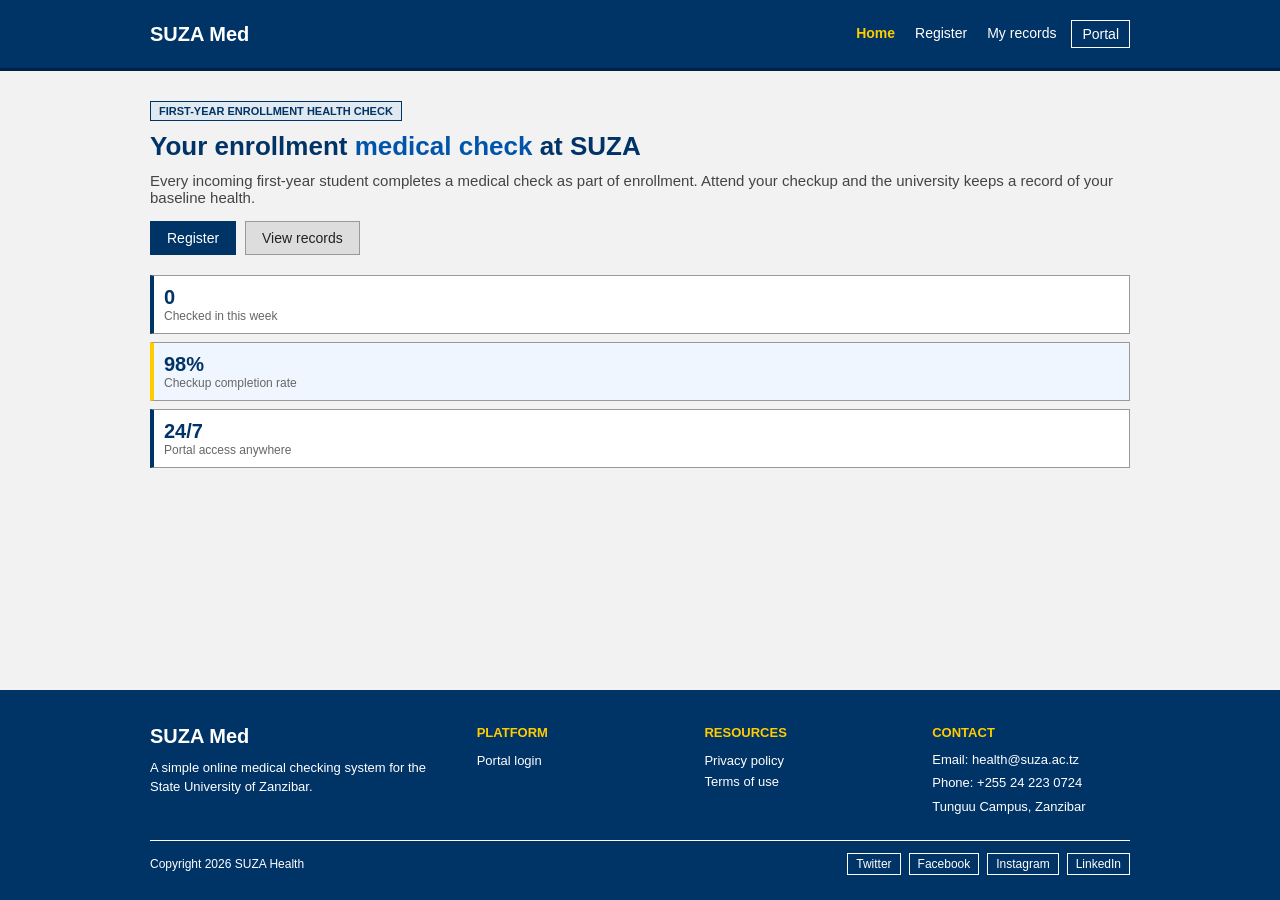
<file: index.html>
<!DOCTYPE html>
<html lang="en">
<head>
  <meta charset="UTF-8" />
  <meta name="viewport" content="width=device-width, initial-scale=1.0" />
  <title>SUZA Medical - Enrollment Health Check</title>
  <meta name="description" content="Enrollment-stage medical check for incoming first-year SUZA students." />
  <link rel="icon" type="image/svg+xml" href="data:image/svg+xml;utf8,<svg xmlns='http://www.w3.org/2000/svg' viewBox='0 0 64 64'><rect width='64' height='64' fill='%23003366'/><path d='M26 12h12v14h14v12h-14v14h-12v-14h-14v-12h14z' fill='white'/></svg>" />
  <link rel="stylesheet" href="style.css" />
</head>
<body>

  <nav class="navbar">
    <div class="container nav-flex">
      <a href="index.html" class="logo">SUZA Med</a>
      <button class="nav-toggle" id="navToggle" aria-label="Toggle menu">Menu</button>
      <div class="nav-links" id="navLinks">
        <a href="index.html" class="active">Home</a>
        <a href="register.html">Register</a>
        <a href="student.html">My records</a>
        <a href="portal.html" class="btn-outline">Portal</a>
      </div>
    </div>
  </nav>

  <main>
    <div class="container">
      <section class="hero">
        <div>
          <span class="hero-eyebrow">First-year enrollment health check</span>
          <h1>Your enrollment <span>medical check</span> at SUZA</h1>
          <p class="lead">Every incoming first-year student completes a medical check as part of enrollment. Attend your checkup and the university keeps a record of your baseline health.</p>
          <div class="hero-actions">
            <a href="register.html" class="btn-primary">Register</a>
            <a href="student.html" class="btn-secondary">View records</a>
          </div>
        </div>

        <div class="hero-visual">
          <div class="stat-tile">
            <div class="icon"></div>
            <div>
              <div class="value" id="weeklyCount">0</div>
              <div class="label">Checked in this week</div>
            </div>
          </div>
          <div class="stat-tile accent">
            <div class="icon"></div>
            <div>
              <div class="value">98%</div>
              <div class="label">Checkup completion rate</div>
            </div>
          </div>
          <div class="stat-tile">
            <div class="icon"></div>
            <div>
              <div class="value">24/7</div>
              <div class="label">Portal access anywhere</div>
            </div>
          </div>
        </div>
      </section>

    </div>
  </main>

  <footer class="footer">
    <div class="container">
      <div class="footer-grid">
        <div class="footer-col">
          <div class="logo">SUZA Med</div>
          <p>A simple online medical checking system for the State University of Zanzibar.</p>
        </div>
        <div class="footer-col">
          <h4>Platform</h4>
          <a href="portal.html">Portal login</a>
        </div>
        <div class="footer-col">
          <h4>Resources</h4>
          <a href="#">Privacy policy</a>
          <a href="#">Terms of use</a>
        </div>
        <div class="footer-col">
          <h4>Contact</h4>
          <p>Email: health@suza.ac.tz</p>
          <p>Phone: +255 24 223 0724</p>
          <p>Tunguu Campus, Zanzibar</p>
        </div>
      </div>
      <div class="footer-bottom">
        <div>Copyright 2026 SUZA Health </div>
        <div class="social-links">
          <a href="#">Twitter</a>
          <a href="#">Facebook</a>
          <a href="#">Instagram</a>
          <a href="#">LinkedIn</a>
        </div>
      </div>
    </div>
  </footer>

  <div class="toast" id="toast" role="status" aria-live="polite">
    <span id="toastMsg">Welcome to SUZA Medical.</span>
  </div>

  <script src="script.js"></script>
</body>
</html>
</file>
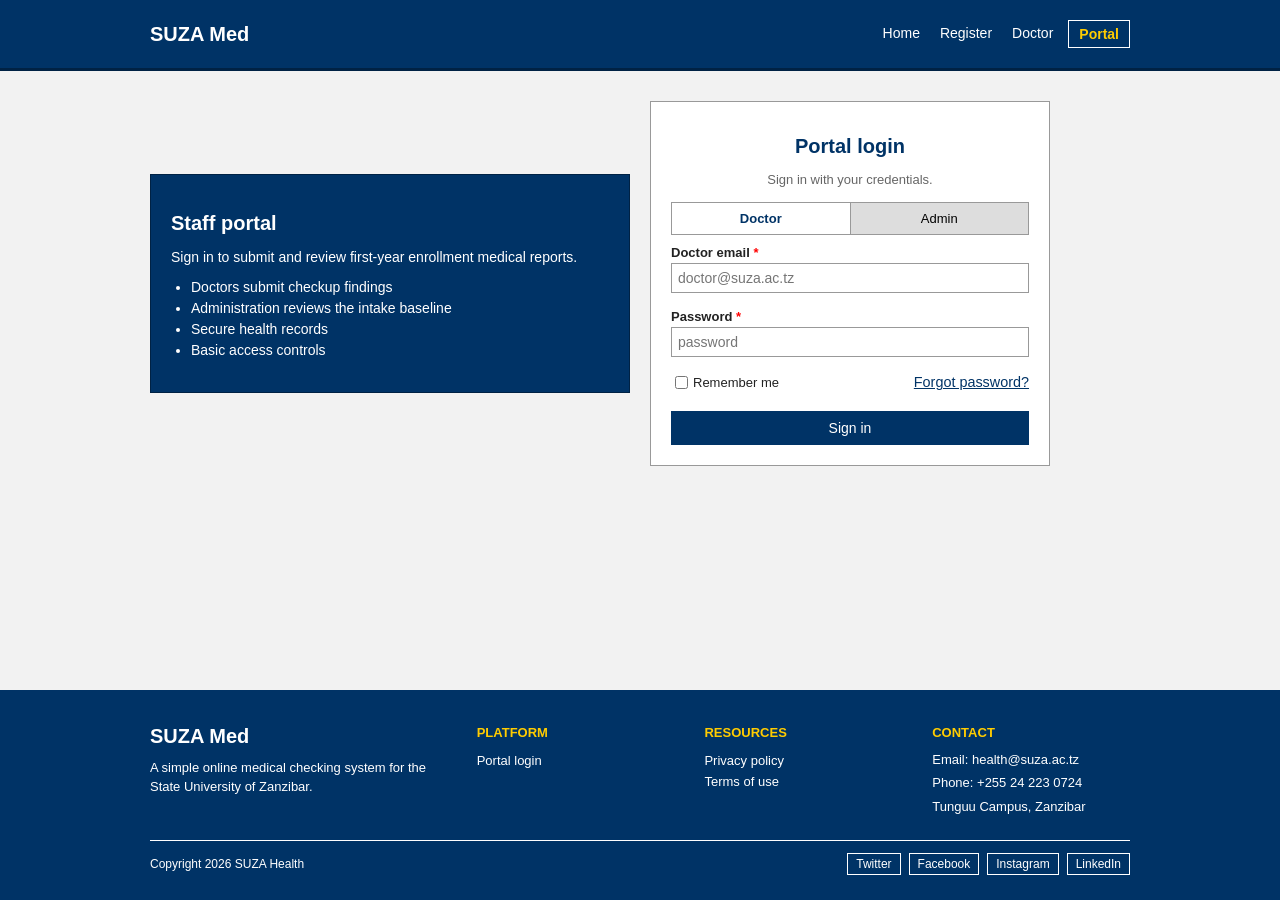
<file: portal.html>
<!DOCTYPE html>
<html lang="en">
<head>
  <meta charset="UTF-8" />
  <meta name="viewport" content="width=device-width, initial-scale=1.0" />
  <title>Portal - SUZA Medical</title>
  <meta name="description" content="Sign in to the SUZA Medical staff portal as a doctor or administrator." />
  <link rel="icon" type="image/svg+xml" href="data:image/svg+xml;utf8,<svg xmlns='http://www.w3.org/2000/svg' viewBox='0 0 64 64'><rect width='64' height='64' fill='%23003366'/><path d='M26 12h12v14h14v12h-14v14h-12v-14h-14v-12h14z' fill='white'/></svg>" />
  <link rel="stylesheet" href="style.css" />
</head>
<body>

  <nav class="navbar">
    <div class="container nav-flex">
      <a href="index.html" class="logo">SUZA Med</a>
      <button class="nav-toggle" id="navToggle" aria-label="Toggle menu">Menu</button>
      <div class="nav-links" id="navLinks">
        <a href="index.html">Home</a>
        <a href="register.html">Register</a>
        <a href="staff.html">Doctor</a>
        <a href="portal.html" class="btn-outline active">Portal</a>
      </div>
    </div>
  </nav>

  <main>
    <div class="container">
      <div class="auth-wrap">
        <div class="auth-hero">
          <h2>Staff portal</h2>
          <p>Sign in to submit and review first-year enrollment medical reports.</p>
          <ul>
            <li>Doctors submit checkup findings</li>
            <li>Administration reviews the intake baseline</li>
            <li>Secure health records</li>
            <li>Basic access controls</li>
          </ul>
        </div>

        <div class="form-shell narrow" style="margin: 0;">
          <div class="form-header">
            <h1>Portal login</h1>
            <p>Sign in with your credentials.</p>
          </div>

          <div class="auth-tabs" role="tablist">
            <button class="auth-tab active" data-role="staff" type="button">Doctor</button>
            <button class="auth-tab" data-role="admin" type="button">Admin</button>
          </div>

          <form id="loginForm" novalidate>
            <div class="form-section" style="margin-bottom:1rem;">
              <div class="field" style="margin-bottom:1rem;">
                <label for="loginId"><span id="loginIdLabel">Doctor email</span> <span class="req">*</span></label>
                <input type="text" id="loginId" name="loginId" placeholder="doctor@suza.ac.tz" required />
                <div class="error">Please enter your ID.</div>
              </div>
              <div class="field">
                <label for="loginPassword">Password <span class="req">*</span></label>
                <input type="password" id="loginPassword" name="loginPassword" placeholder="password" required minlength="6" />
                <div class="error">Password must be at least 6 characters.</div>
              </div>
            </div>
            <div style="display:flex; justify-content:space-between; align-items:center; margin-bottom:1.2rem; font-size:.9rem;">
              <label class="checkbox" style="margin:0;">
                <input type="checkbox" id="remember" />
                <span>Remember me</span>
              </label>
              <a href="#">Forgot password?</a>
            </div>
            <button type="submit" class="btn-primary btn-block">Sign in</button>
          </form>
        </div>
      </div>
    </div>
  </main>

  <footer class="footer">
    <div class="container">
      <div class="footer-grid">
        <div class="footer-col">
          <div class="logo">SUZA Med</div>
          <p>A simple online medical checking system for the State University of Zanzibar.</p>
        </div>
        <div class="footer-col">
          <h4>Platform</h4>
          <a href="portal.html">Portal login</a>
        </div>
        <div class="footer-col">
          <h4>Resources</h4>
          <a href="#">Privacy policy</a>
          <a href="#">Terms of use</a>
        </div>
        <div class="footer-col">
          <h4>Contact</h4>
          <p>Email: health@suza.ac.tz</p>
          <p>Phone: +255 24 223 0724</p>
          <p>Tunguu Campus, Zanzibar</p>
        </div>
      </div>
      <div class="footer-bottom">
        <div>Copyright 2026 SUZA Health</div>
        <div class="social-links">
          <a href="#">Twitter</a>
          <a href="#">Facebook</a>
          <a href="#">Instagram</a>
          <a href="#">LinkedIn</a>
        </div>
      </div>
    </div>
  </footer>

  <div class="toast" id="toast" role="status" aria-live="polite">
    <span id="toastMsg"></span>
  </div>

  <script src="script.js"></script>
</body>
</html>
</file>
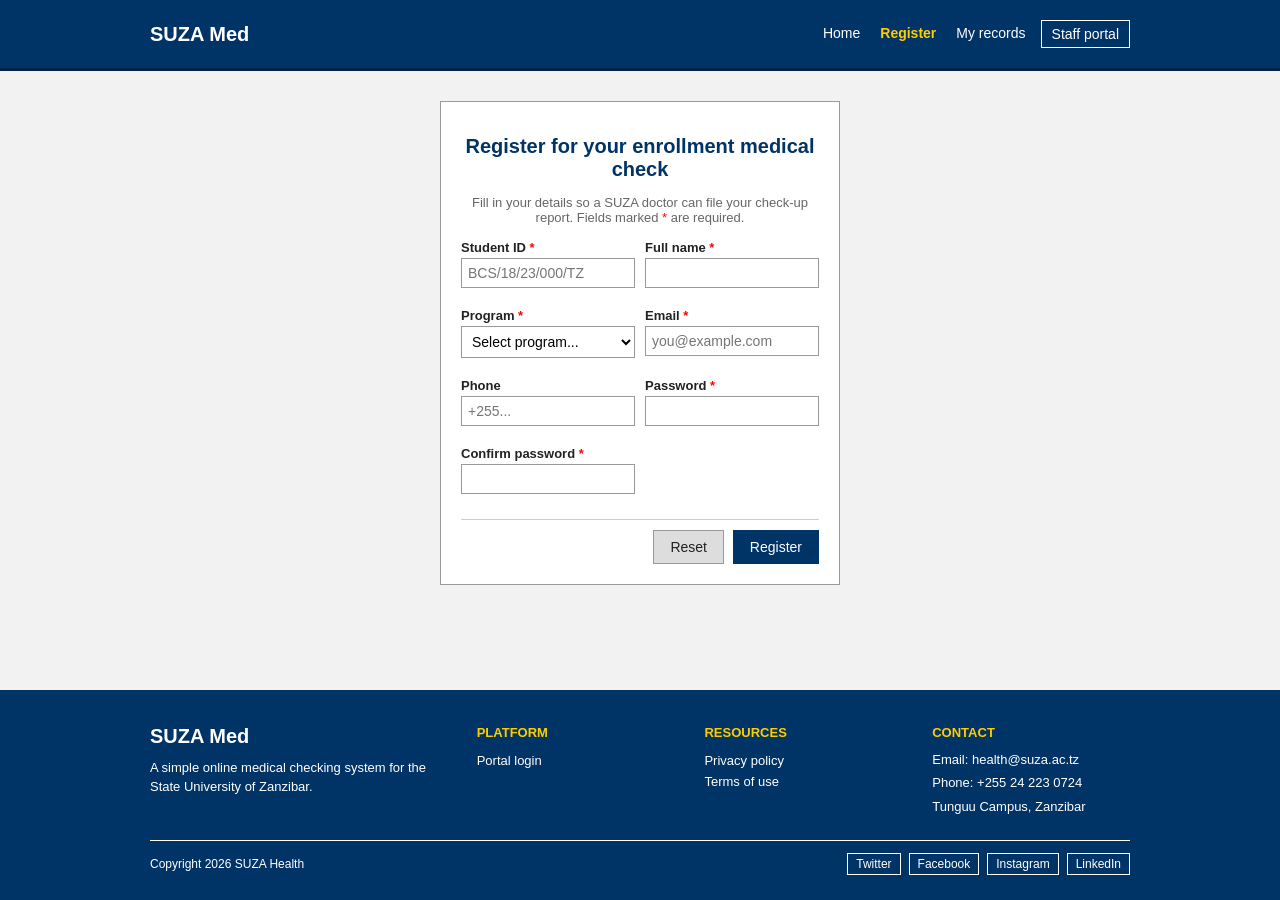
<file: register.html>
<!DOCTYPE html>
<html lang="en">
<head>
  <meta charset="UTF-8" />
  <meta name="viewport" content="width=device-width, initial-scale=1.0" />
  <title>Student registration - SUZA Medical</title>
  <meta name="description" content="Register as a first-year SUZA student so a doctor can file your enrollment medical check." />
  <link rel="icon" type="image/svg+xml" href="data:image/svg+xml;utf8,<svg xmlns='http://www.w3.org/2000/svg' viewBox='0 0 64 64'><rect width='64' height='64' fill='%23003366'/><path d='M26 12h12v14h14v12h-14v14h-12v-14h-14v-12h14z' fill='white'/></svg>" />
  <link rel="stylesheet" href="style.css" />
</head>
<body>

  <nav class="navbar">
    <div class="container nav-flex">
      <a href="index.html" class="logo">SUZA Med</a>
      <button class="nav-toggle" id="navToggle" aria-label="Toggle menu">Menu</button>
      <div class="nav-links" id="navLinks">
        <a href="index.html">Home</a>
        <a href="register.html" class="active">Register</a>
        <a href="student.html">My records</a>
        <a href="portal.html" class="btn-outline">Staff portal</a>
      </div>
    </div>
  </nav>

  <main>
    <div class="container">
      <div class="form-shell narrow">
        <div class="form-header">
          <h1>Register for your enrollment medical check</h1>
          <p>Fill in your details so a SUZA doctor can file your check-up report. Fields marked <span style="color:red">*</span> are required.</p>
        </div>

        <form id="publicRegisterForm" novalidate>
          <div class="form-section">
            <div class="form-grid">
              <div class="field">
                <label for="pStudentId">Student ID <span class="req">*</span></label>
                <input type="text" id="pStudentId" name="pStudentId" placeholder="BCS/18/23/000/TZ" required autocomplete="off" />
                <div class="error">Please enter your student ID.</div>
              </div>
              <div class="field">
                <label for="pStudentName">Full name <span class="req">*</span></label>
                <input type="text" id="pStudentName" name="pStudentName" required />
                <div class="error">Please enter your full name.</div>
              </div>
              <div class="field">
                <label for="pProgram">Program <span class="req">*</span></label>
                <select id="pProgram" name="pProgram" required>
                  <option value="">Select program...</option>
                  <option>BSc Computer Science</option>
                  <option>BSc Information Technology</option>
                  <option>Bachelor of Education</option>
                  <option>BA Business Administration</option>
                  <option>BSc Environmental Sciences</option>
                  <option>BA Kiswahili and Linguistics</option>
                  <option>Other</option>
                </select>
                <div class="error">Please select your program.</div>
              </div>
              <div class="field">
                <label for="pEmail">Email <span class="req">*</span></label>
                <input type="email" id="pEmail" name="pEmail" placeholder="you@example.com" required />
                <div class="error">Please enter a valid email address.</div>
              </div>
              <div class="field">
                <label for="pPhone">Phone</label>
                <input type="tel" id="pPhone" name="pPhone" placeholder="+255..." />
              </div>
              <div class="field">
                <label for="pPassword">Password <span class="req">*</span></label>
                <input type="password" id="pPassword" name="pPassword" required minlength="6" autocomplete="new-password" />
                <div class="error">Password must be at least 6 characters.</div>
              </div>
              <div class="field">
                <label for="pPasswordConfirm">Confirm password <span class="req">*</span></label>
                <input type="password" id="pPasswordConfirm" name="pPasswordConfirm" required minlength="6" autocomplete="new-password" />
                <div class="error">Passwords must match.</div>
              </div>
            </div>
          </div>

          <div class="form-actions">
            <button type="reset" class="btn-secondary">Reset</button>
            <button type="submit" class="btn-primary">Register</button>
          </div>
        </form>
      </div>
    </div>
  </main>

  <div class="modal-backdrop" id="successModal" role="dialog" aria-modal="true">
    <div class="modal">
      <div class="check"></div>
      <h3>Registration complete</h3>
      <p>You're on the SUZA Medical roster. A doctor will file your enrollment check-up report - you can view it any time on the student portal.</p>
      <div class="actions">
        <a href="index.html" class="btn-primary">Back to home</a>
      </div>
    </div>
  </div>

  <footer class="footer">
    <div class="container">
      <div class="footer-grid">
        <div class="footer-col">
          <div class="logo">SUZA Med</div>
          <p>A simple online medical checking system for the State University of Zanzibar.</p>
        </div>
        <div class="footer-col">
          <h4>Platform</h4>
          <a href="portal.html">Portal login</a>
        </div>
        <div class="footer-col">
          <h4>Resources</h4>
          <a href="#">Privacy policy</a>
          <a href="#">Terms of use</a>
        </div>
        <div class="footer-col">
          <h4>Contact</h4>
          <p>Email: health@suza.ac.tz</p>
          <p>Phone: +255 24 223 0724</p>
          <p>Tunguu Campus, Zanzibar</p>
        </div>
      </div>
      <div class="footer-bottom">
        <div>Copyright 2026 SUZA Health</div>
        <div class="social-links">
          <a href="#">Twitter</a>
          <a href="#">Facebook</a>
          <a href="#">Instagram</a>
          <a href="#">LinkedIn</a>
        </div>
      </div>
    </div>
  </footer>

  <div class="toast" id="toast" role="status" aria-live="polite">
    <span id="toastMsg"></span>
  </div>

  <script src="script.js"></script>
</body>
</html>
</file>
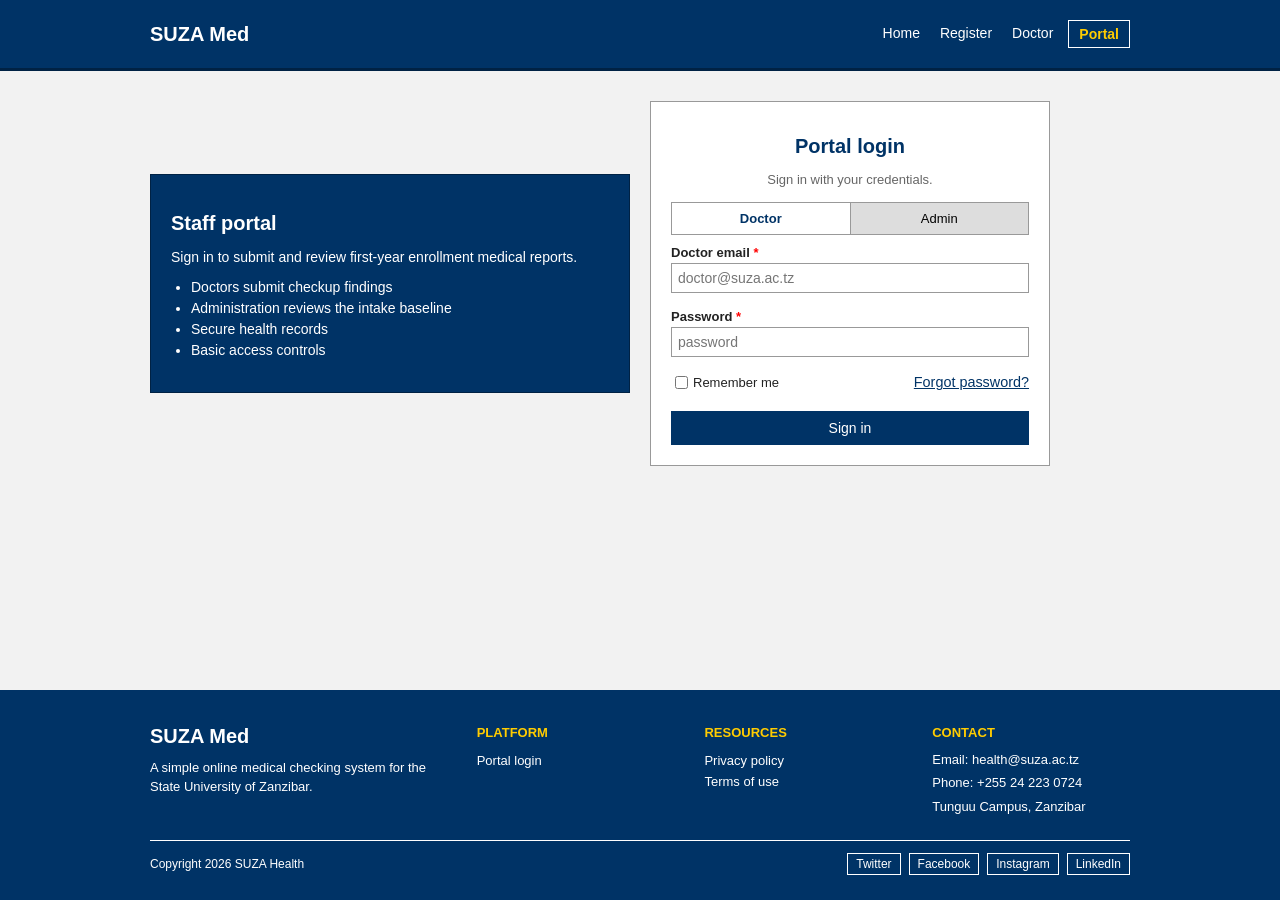
<file: staff.html>
<!DOCTYPE html>
<html lang="en">
<head>
  <meta charset="UTF-8" />
  <meta name="viewport" content="width=device-width, initial-scale=1.0" />
  <title>Staff Dashboard - SUZA Medical</title>
  <meta name="description" content="Doctor dashboard: submit enrollment medical reports and review submitted reports." />
  <link rel="icon" type="image/svg+xml" href="data:image/svg+xml;utf8,<svg xmlns='http://www.w3.org/2000/svg' viewBox='0 0 64 64'><rect width='64' height='64' fill='%23003366'/><path d='M26 12h12v14h14v12h-14v14h-12v-14h-14v-12h14z' fill='white'/></svg>" />
  <link rel="stylesheet" href="style.css" />
</head>
<body>

  <nav class="navbar">
    <div class="container nav-flex">
      <a href="index.html" class="logo">SUZA Med</a>
      <button class="nav-toggle" id="navToggle" aria-label="Toggle menu">Menu</button>
      <div class="nav-links" id="navLinks">
        <a href="index.html">Home</a>
        <a href="register.html">Register</a>
        <a href="staff.html" class="active">Doctor</a>
        <a href="#" id="logoutLink" class="btn-outline">Sign out</a>
      </div>
    </div>
  </nav>

  <main>
    <div class="container">
      <div class="dash">
        <aside class="dash-side">
          <div class="user">
            <div class="avatar">DR</div>
            <div>
              <div class="user-name" id="staffName">Doctor</div>
              <div class="user-role">Clinician</div>
            </div>
          </div>
          <nav>
            <a href="#" class="active">Overview</a>
            <a href="#registered-students">Students</a>
            <a href="#report-form">New report</a>
            <a href="#reports-table">Reports</a>
          </nav>
        </aside>

        <section class="dash-main">
          <div class="dash-head">
            <div>
              <h1>Doctor overview</h1>
            </div>
            <div style="display:flex; gap:.5rem; flex-wrap:wrap;">
              <a href="#report-form" class="btn-primary btn-sm">New checkup</a>
            </div>
          </div>

          <div class="stat-grid">
            <div class="stat-card">
              <div class="top"></div>
              <div class="value" id="registeredStat">0</div>
              <div class="label">Students registered</div>
            </div>
            <div class="stat-card">
              <div class="top"></div>
              <div class="value" id="reportsStat">0</div>
              <div class="label">Reports submitted</div>
            </div>
          </div>

          <div class="form-shell" id="report-form" style="margin: 2rem 0;">
            <div class="form-header" style="text-align:left;">
              <h1 style="font-size:1.5rem;">Enrollment medical check - new report</h1>
              <p>Record the findings from the first-year enrollment check-up. When submitted, the student sees this in their portal and SUZA administration adds it to the intake's baseline health picture.</p>
            </div>

            <form id="reportForm" novalidate>
              <div class="form-section">
                <div class="form-section-title">Patient</div>
                <div class="form-grid">
                  <div class="field">
                    <label for="rStudentId">Student <span class="req">*</span></label>
                    <select id="rStudentId" name="rStudentId" required>
                      <option value="">No students registered yet</option>
                    </select>
                    <div class="error">Please select a registered student.</div>
                  </div>
                  <div class="field">
                    <label for="rStudentName">Student name</label>
                    <input type="text" id="rStudentName" name="rStudentName" readonly placeholder="Auto-filled from registration" />
                  </div>
                  <div class="field">
                    <label for="rVisitDate">Visit date <span class="req">*</span></label>
                    <input type="date" id="rVisitDate" name="rVisitDate" required />
                    <div class="error">Please enter the visit date.</div>
                  </div>
                  <div class="field">
                    <label for="rHospital">Hospital / clinic</label>
                    <input type="text" id="rHospital" name="rHospital" placeholder="e.g. SUZA Clinic, Tunguu" />
                  </div>
                </div>
              </div>

              <div class="form-section">
                <div class="form-section-title">Findings</div>
                <div class="form-grid">
                  <div class="field full">
                    <label for="rDiagnosis">Diagnosis <span class="req">*</span></label>
                    <textarea id="rDiagnosis" name="rDiagnosis" placeholder="Primary diagnosis and clinical impression." required></textarea>
                    <div class="error">Please enter a diagnosis.</div>
                  </div>
                  <div class="field full">
                    <label for="rTreatment">Treatment given</label>
                    <textarea id="rTreatment" name="rTreatment" placeholder="Procedures, injections, dressings, etc."></textarea>
                  </div>
                  <div class="field full">
                    <label for="rPrescription">Prescription</label>
                    <textarea id="rPrescription" name="rPrescription" placeholder="Medications, dosage and duration."></textarea>
                  </div>
                  <div class="field">
                    <label for="rFollowUp">Follow-up date</label>
                    <input type="date" id="rFollowUp" name="rFollowUp" />
                  </div>
                  <div class="field">
                    <label for="rStatus">Status</label>
                    <select id="rStatus" name="rStatus">
                      <option value="Reviewed">Reviewed</option>
                      <option value="Follow-up required">Follow-up required</option>
                      <option value="Referred">Referred</option>
                      <option value="Closed">Closed</option>
                    </select>
                  </div>
                  <div class="field full">
                    <label for="rNotes">Additional notes</label>
                    <textarea id="rNotes" name="rNotes" placeholder="Optional notes for the student or administration."></textarea>
                  </div>
                </div>
              </div>

              <div class="form-actions">
                <button type="reset" class="btn-secondary">Clear</button>
                <button type="submit" class="btn-primary">Submit report</button>
              </div>
            </form>
          </div>

          <div class="table-wrap" id="registered-students">
            <div class="table-head">
              <h3>Registered students</h3>
              <span style="font-size:.9rem;color:#666;"><span id="registeredStudentsCount">0</span> total</span>
            </div>
            <div class="table-scroll">
              <table>
                <thead>
                  <tr>
                    <th>Student</th>
                    <th>ID</th>
                    <th>Program</th>
                    <th>Registered</th>
                  </tr>
                </thead>
                <tbody id="registeredStudentsBody">
                  <tr><td colspan="4" style="text-align:center;color:#666;padding:1.2rem;">No students registered yet.</td></tr>
                </tbody>
              </table>
            </div>
          </div>

          <div class="table-wrap" id="reports-table">
            <div class="table-head">
              <h3>Submitted reports</h3>
              <span style="font-size:.9rem;color:#666;"><span id="reportsCount">0</span> total</span>
            </div>
            <div class="table-scroll">
              <table>
                <thead>
                  <tr>
                    <th>Student</th>
                    <th>ID</th>
                    <th>Visit date</th>
                    <th>Diagnosis</th>
                    <th>Status</th>
                  </tr>
                </thead>
                <tbody id="staffReportsBody">
                  <tr><td colspan="5" style="text-align:center;color:#666;padding:1.2rem;">No reports submitted yet.</td></tr>
                </tbody>
              </table>
            </div>
          </div>
        </section>
      </div>
    </div>
  </main>

  <footer class="footer">
    <div class="container">
      <div class="footer-grid">
        <div class="footer-col">
          <div class="logo">SUZA Med</div>
          <p>A simple online medical checking system for the State University of Zanzibar.</p>
        </div>
        <div class="footer-col">
          <h4>Platform</h4>
          <a href="portal.html">Portal login</a>
        </div>
        <div class="footer-col">
          <h4>Resources</h4>
          <a href="#">Privacy policy</a>
          <a href="#">Terms of use</a>
        </div>
        <div class="footer-col">
          <h4>Contact</h4>
          <p>Email: health@suza.ac.tz</p>
          <p>Phone: +255 24 223 0724</p>
          <p>Tunguu Campus, Zanzibar</p>
        </div>
      </div>
      <div class="footer-bottom">
        <div>Copyright 2026 SUZA Health</div>
        <div class="social-links">
          <a href="#">Twitter</a>
          <a href="#">Facebook</a>
          <a href="#">Instagram</a>
          <a href="#">LinkedIn</a>
        </div>
      </div>
    </div>
  </footer>

  <div class="toast" id="toast" role="status" aria-live="polite">
    <span id="toastMsg"></span>
  </div>

  <script src="script.js"></script>
</body>
</html>
</file>
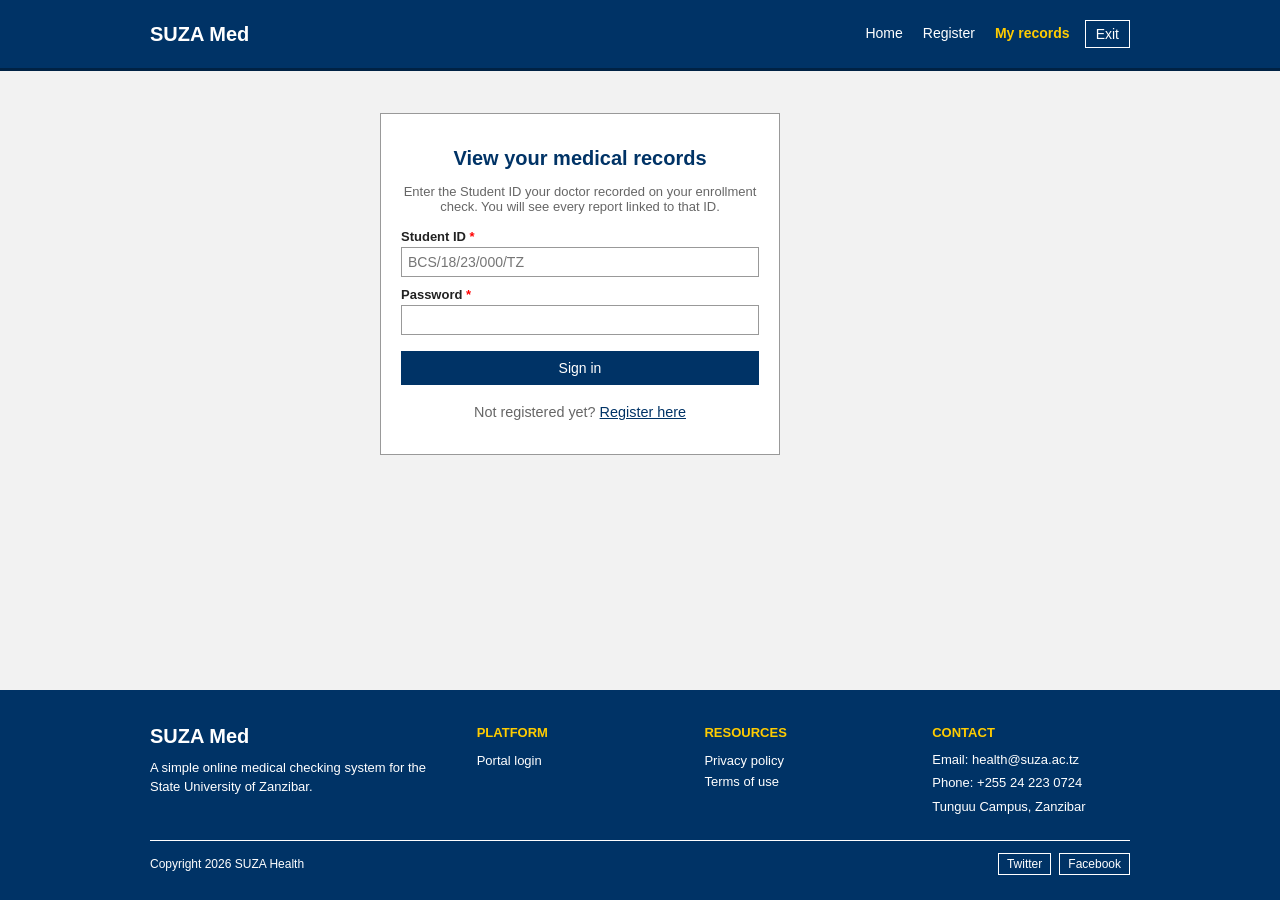
<file: student.html>
<!DOCTYPE html>
<html lang="en">
<head>
  <meta charset="UTF-8" />
  <meta name="viewport" content="width=device-width, initial-scale=1.0" />
  <title>My dashboard - SUZA Medical</title>
  <meta name="description" content="Look up your enrollment medical reports by Student ID." />
  <link rel="icon" type="image/svg+xml" href="data:image/svg+xml;utf8,<svg xmlns='http://www.w3.org/2000/svg' viewBox='0 0 64 64'><rect width='64' height='64' fill='%23003366'/><path d='M26 12h12v14h14v12h-14v14h-12v-14h-14v-12h14z' fill='white'/></svg>" />
  <link rel="stylesheet" href="style.css" />
</head>
<body>

  <nav class="navbar">
    <div class="container nav-flex">
      <a href="index.html" class="logo">SUZA Med</a>
      <button class="nav-toggle" id="navToggle" aria-label="Toggle menu">Menu</button>
      <div class="nav-links" id="navLinks">
        <a href="index.html">Home</a>
        <a href="register.html">Register</a>
        <a href="student.html" class="active">My records</a>
        <a href="#" id="logoutLink" class="btn-outline">Exit</a>
      </div>
    </div>
  </nav>

  <main>
    <div class="container">
      <div id="studentLookupPanel" style="display:none; max-width: 520px; margin: 2rem auto;">
        <div class="form-shell narrow" style="margin: 0;">
          <div class="form-header">
            <h1>View your medical records</h1>
            <p>Enter the Student ID your doctor recorded on your enrollment check. You will see every report linked to that ID.</p>
          </div>
          <form id="studentLookupForm" novalidate>
            <div class="form-section" style="margin-bottom: 1rem;">
              <div class="field">
                <label for="lookupId">Student ID <span class="req">*</span></label>
                <input type="text" id="lookupId" name="lookupId" placeholder="BCS/18/23/000/TZ" required autocomplete="off" />
                <div class="error">Please enter your Student ID.</div>
              </div>
              <div class="field">
                <label for="lookupPassword">Password <span class="req">*</span></label>
                <input type="password" id="lookupPassword" name="lookupPassword" required minlength="6" autocomplete="current-password" />
                <div class="error">Password must be at least 6 characters.</div>
              </div>
            </div>
            <button type="submit" class="btn-primary btn-block">Sign in</button>
            <p style="text-align:center; margin-top:1.2rem; color: #666; font-size:.9rem;">
              Not registered yet? <a href="register.html">Register here</a>
            </p>
          </form>
        </div>
      </div>

      <div id="studentDashboardPanel" style="display:none;">
      <div class="dash">
        <aside class="dash-side">
          <div class="user">
            <div class="avatar" id="studentAvatar">ST</div>
            <div>
              <div class="user-name" id="studentName">Student</div>
              <div class="user-role" id="studentIdLabel">SUZ/-</div>
            </div>
          </div>
          <nav>
            <a href="#" class="active">My reports</a>
          </nav>
        </aside>

        <section class="dash-main">
          <div class="dash-head">
            <div>
              <h1>My medical reports</h1>
              <div class="sub">Your enrollment health check and any follow-up reports submitted by clinic doctors.</div>
            </div>
          </div>

          <div class="stat-grid">
            <div class="stat-card">
              <div class="top"></div>
              <div class="value" id="studentTotalReports">0</div>
              <div class="label">Total reports</div>
            </div>
            <div class="stat-card">
              <div class="top"></div>
              <div class="value" id="studentLastVisit">-</div>
              <div class="label">Last visit</div>
            </div>
            <div class="stat-card">
              <div class="top"></div>
              <div class="value" id="studentFollowUp">-</div>
              <div class="label">Next follow-up</div>
            </div>
          </div>

          <div class="table-wrap">
            <div class="table-head">
              <h3>All reports</h3>
              <span style="font-size:.9rem;color:#666;"><span id="studentReportsCount">0</span> total</span>
            </div>
            <div id="studentReportsList" class="report-list">
              <div style="padding:1.4rem;text-align:center;color:#666;">No reports yet - your enrollment medical check report will appear here once the doctor submits it.</div>
            </div>
          </div>
        </section>
      </div>
      </div>
    </div>
  </main>

  <footer class="footer">
    <div class="container">
      <div class="footer-grid">
        <div class="footer-col">
          <div class="logo">SUZA Med</div>
          <p>A simple online medical checking system for the State University of Zanzibar.</p>
        </div>
        <div class="footer-col">
          <h4>Platform</h4>
          <a href="portal.html">Portal login</a>
        </div>
        <div class="footer-col">
          <h4>Resources</h4>
          <a href="#">Privacy policy</a>
          <a href="#">Terms of use</a>
        </div>
        <div class="footer-col">
          <h4>Contact</h4>
          <p>Email: health@suza.ac.tz</p>
          <p>Phone: +255 24 223 0724</p>
          <p>Tunguu Campus, Zanzibar</p>
        </div>
      </div>
      <div class="footer-bottom">
        <div>Copyright 2026 SUZA Health</div>
        <div class="social-links">
          <a href="#">Twitter</a>
          <a href="#">Facebook</a>
        </div>
      </div>
    </div>
  </footer>

  <div class="toast" id="toast" role="status" aria-live="polite">
    <span id="toastMsg"></span>
  </div>

  <script src="script.js"></script>
</body>
</html>
</file>
<file: style.css>
body {
  font-family: Arial, Helvetica, sans-serif;
  background-color: #f2f2f2;
  color: #222;
  margin: 0;
  padding: 0;
  font-size: 14px;
  min-height: 100vh;
  display: flex;
  flex-direction: column;
}

main {
  flex: 1;
}

* {
  box-sizing: border-box;
}

a {
  color: #003366;
  text-decoration: underline;
}

a:hover {
  color: #0055aa;
}

.container {
  width: 95%;
  max-width: 1000px;
  margin: 0 auto;
  padding: 10px;
}

.navbar {
  background-color: #003366;
  color: white;
  padding: 10px 0;
  border-bottom: 3px solid #002244;
}

.nav-flex {
  display: flex;
  justify-content: space-between;
  align-items: center;
  flex-wrap: wrap;
}

.logo {
  color: white;
  font-size: 20px;
  font-weight: bold;
  text-decoration: none;
}

.nav-links {
  display: flex;
  flex-wrap: wrap;
}

.nav-links a {
  color: white;
  text-decoration: none;
  padding: 5px 10px;
  font-size: 14px;
}

.nav-links a:hover {
  text-decoration: underline;
  color: #ffcc00;
}

.nav-links a.active {
  font-weight: bold;
  color: #ffcc00;
}

.nav-links a.btn-outline {
  border: 1px solid white;
  margin-left: 5px;
}

.nav-toggle {
  display: none;
  background-color: white;
  color: #003366;
  border: 1px solid white;
  padding: 5px 10px;
  cursor: pointer;
}

.btn-primary {
  background-color: #003366;
  color: white;
  border: 1px solid #003366;
  padding: 8px 16px;
  cursor: pointer;
  font-size: 14px;
  text-decoration: none;
  display: inline-block;
}

.btn-primary:hover {
  background-color: #002244;
  color: white;
}

.btn-secondary {
  background-color: #dddddd;
  color: #222;
  border: 1px solid #999;
  padding: 8px 16px;
  cursor: pointer;
  font-size: 14px;
  text-decoration: none;
  display: inline-block;
}

.btn-secondary:hover {
  background-color: #cccccc;
  color: #222;
}

.btn-block {
  width: 100%;
  text-align: center;
}

.btn-sm {
  padding: 5px 10px;
  font-size: 12px;
}

.hero {
  padding: 20px 0;
}

.hero h1 {
  font-size: 26px;
  color: #003366;
  margin: 10px 0;
}

.hero h1 span {
  color: #0055aa;
}

.hero p.lead {
  font-size: 15px;
  color: #444;
  margin: 10px 0;
}

.hero-eyebrow {
  display: inline-block;
  color: #003366;
  font-size: 11px;
  text-transform: uppercase;
  font-weight: bold;
  background-color: #e0e8f0;
  padding: 3px 8px;
  border: 1px solid #003366;
}

.hero-actions {
  margin-top: 15px;
}

.hero-actions a {
  margin-right: 5px;
}

.hero-visual {
  margin-top: 20px;
}

.stat-tile {
  background-color: white;
  border: 1px solid #999;
  border-left: 4px solid #003366;
  padding: 10px;
  margin-bottom: 8px;
}

.stat-tile.accent {
  background-color: #f0f6ff;
  border-left-color: #ffcc00;
}

.stat-tile .value {
  font-size: 20px;
  font-weight: bold;
  color: #003366;
}

.stat-tile .label {
  font-size: 12px;
  color: #666;
}

.stat-tile .icon {
  display: none;
}

.footer {
  background-color: #003366;
  color: white;
  padding: 25px 0 15px;
  margin-top: auto;
  font-size: 13px;
}

.footer a {
  color: white;
  text-decoration: none;
}

.footer a:hover {
  text-decoration: underline;
  color: #ffcc00;
}

.footer .logo {
  display: block;
  margin-bottom: 10px;
}

.footer-grid {
  display: flex;
  flex-wrap: wrap;
  gap: 30px;
  margin-bottom: 20px;
}

.footer-col {
  flex: 1;
  min-width: 160px;
}

.footer-col:first-child {
  flex: 1.5;
}

.footer-col h4 {
  color: #ffcc00;
  font-size: 13px;
  text-transform: uppercase;
  margin: 0 0 10px 0;
}

.footer-col a {
  display: block;
  padding: 3px 0;
  font-size: 13px;
}

.footer-col p {
  font-size: 13px;
  margin: 4px 0;
  line-height: 1.5;
}

.footer-bottom {
  border-top: 1px solid #ffffff;
  padding-top: 12px;
  margin-top: 10px;
  display: flex;
  justify-content: space-between;
  align-items: center;
  flex-wrap: wrap;
  gap: 10px;
  font-size: 12px;
}

.social-links {
  display: flex;
  gap: 8px;
}

.social-links a {
  padding: 3px 8px;
  border: 1px solid white;
  font-size: 12px;
}

.social-links a:hover {
  background-color: #ffcc00;
  color: #003366;
  text-decoration: none;
}

.form-shell {
  background-color: white;
  border: 1px solid #999;
  padding: 20px;
  max-width: 700px;
  margin: 20px auto;
}

.form-shell.narrow {
  max-width: 400px;
}

.form-header {
  margin-bottom: 15px;
  text-align: center;
}

.form-header .icon-lg {
  display: none;
}

.form-header h1 {
  font-size: 20px;
  color: #003366;
}

.form-header p {
  color: #666;
  font-size: 13px;
  margin-top: 5px;
}

.form-section {
  margin-bottom: 15px;
}

.form-section-title {
  font-size: 13px;
  color: #003366;
  font-weight: bold;
  border-bottom: 1px solid #ccc;
  padding-bottom: 5px;
  margin-bottom: 10px;
}

.form-grid {
  display: grid;
  grid-template-columns: 1fr 1fr;
  gap: 10px;
}

.form-grid .full {
  grid-column: 1 / -1;
}

.field {
  margin-bottom: 10px;
}

.field label {
  display: block;
  font-size: 13px;
  font-weight: bold;
  margin-bottom: 3px;
}

.field label .req {
  color: red;
}

.field input,
.field select,
.field textarea {
  width: 100%;
  padding: 6px;
  border: 1px solid #999;
  font-size: 14px;
  font-family: Arial, Helvetica, sans-serif;
  background-color: white;
}

.field input:focus,
.field select:focus,
.field textarea:focus {
  outline: 2px solid #003366;
}

.field textarea {
  min-height: 60px;
  resize: vertical;
}

.field .error {
  color: red;
  font-size: 12px;
  display: none;
  margin-top: 2px;
}

.field.invalid input,
.field.invalid select,
.field.invalid textarea {
  border-color: red;
  background-color: #fff0f0;
}

.field.invalid .error {
  display: block;
}

.checkbox {
  display: flex;
  align-items: center;
  font-size: 13px;
}

.checkbox input {
  margin-right: 5px;
}

.form-actions {
  margin-top: 15px;
  padding-top: 10px;
  border-top: 1px solid #ccc;
  text-align: right;
}

.form-actions button {
  margin-left: 5px;
}

.auth-wrap {
  display: grid;
  grid-template-columns: 1fr 1fr;
  gap: 20px;
  padding: 20px 0;
  align-items: center;
}

.auth-hero {
  background-color: #003366;
  color: white;
  padding: 20px;
  border: 1px solid #002244;
}

.auth-hero h2 {
  font-size: 20px;
  margin-bottom: 10px;
}

.auth-hero p {
  margin-bottom: 10px;
}

.auth-hero ul {
  padding-left: 20px;
  list-style: disc;
}

.auth-hero ul li {
  margin: 5px 0;
}

.auth-tabs {
  display: flex;
  margin-bottom: 10px;
  border: 1px solid #999;
}

.auth-tab {
  flex: 1;
  padding: 8px;
  border: none;
  background-color: #dddddd;
  cursor: pointer;
  font-size: 13px;
  border-right: 1px solid #999;
}

.auth-tab:last-child {
  border-right: none;
}

.auth-tab.active {
  background-color: white;
  font-weight: bold;
  color: #003366;
}

.dash {
  display: grid;
  grid-template-columns: 200px 1fr;
  gap: 15px;
  padding: 15px 0;
  align-items: start;
}

.dash-side {
  background-color: white;
  border: 1px solid #999;
  padding: 10px;
}

.dash-side .user {
  border-bottom: 1px solid #ccc;
  padding-bottom: 10px;
  margin-bottom: 10px;
  display: flex;
  align-items: center;
  gap: 8px;
}

.dash-side .user > div:last-child {
  min-width: 0;
  flex: 1;
  overflow: hidden;
}

.dash-side .avatar {
  width: 32px;
  height: 32px;
  background-color: #003366;
  color: white;
  text-align: center;
  line-height: 32px;
  font-size: 12px;
  font-weight: bold;
  flex-shrink: 0;
}

.dash-side .user-name {
  font-weight: bold;
  font-size: 13px;
  word-break: break-word;
  overflow-wrap: anywhere;
}

.dash-side .user-role {
  font-size: 11px;
  color: #666;
}

.dash-side nav a {
  display: block;
  padding: 6px 8px;
  color: #222;
  text-decoration: none;
  font-size: 13px;
  border-bottom: 1px dotted #ccc;
}

.dash-side nav a:hover {
  background-color: #eef;
}

.dash-side nav a.active {
  background-color: #003366;
  color: white;
  font-weight: bold;
}

.dash-main {
  min-width: 0;
}

.dash-head {
  margin-bottom: 15px;
  display: flex;
  justify-content: space-between;
  flex-wrap: wrap;
  gap: 10px;
}

.dash-head h1 {
  font-size: 20px;
  color: #003366;
  margin: 0;
}

.dash-head .sub {
  color: #666;
  font-size: 13px;
}

.stat-grid {
  display: grid;
  grid-template-columns: repeat(auto-fit, minmax(150px, 1fr));
  gap: 10px;
  margin-bottom: 20px;
}

.stat-card {
  background-color: white;
  border: 1px solid #999;
  padding: 10px;
}

.stat-card .top {
  display: none;
}

.stat-card .value {
  font-size: 22px;
  font-weight: bold;
  color: #003366;
}

.stat-card .label {
  font-size: 12px;
  color: #666;
  margin-top: 5px;
}

.table-wrap {
  background-color: white;
  border: 1px solid #999;
  margin-bottom: 20px;
}

.table-head {
  padding: 10px;
  border-bottom: 1px solid #ccc;
  display: flex;
  justify-content: space-between;
  align-items: center;
  background-color: #eee;
  flex-wrap: wrap;
  gap: 10px;
}

.table-head h3 {
  font-size: 15px;
  margin: 0;
}

.table-scroll {
  overflow-x: auto;
}

table {
  width: 100%;
  border-collapse: collapse;
}

th, td {
  padding: 6px 10px;
  text-align: left;
  border-bottom: 1px solid #ccc;
  font-size: 13px;
}

thead th {
  background-color: #dddddd;
  color: #003366;
}

tbody tr:hover {
  background-color: #f5f5f5;
}

.badge {
  display: inline-block;
  padding: 2px 8px;
  font-size: 11px;
  border: 1px solid #999;
  background-color: #eee;
}

.badge.ok {
  background-color: #d4edda;
  border-color: #285b2a;
}

.badge.pending {
  background-color: #fff3cd;
  border-color: #665700;
}

.badge.new {
  background-color: #cce5ff;
  border-color: #003366;
}

.btn-icon-danger {
  background-color: white;
  border: 1px solid red;
  color: red;
  padding: 3px 8px;
  cursor: pointer;
  font-size: 12px;
}

.btn-icon-danger:hover {
  background-color: #ffe0e0;
}

.toast {
  position: fixed;
  top: 10px;
  right: 10px;
  background-color: #003366;
  color: white;
  padding: 10px 15px;
  display: none;
  font-size: 13px;
  border: 1px solid #002244;
  max-width: 300px;
}

.toast.show {
  display: block;
}

.toast.success {
  background-color: #006600;
  border-color: #004400;
}

.toast.error {
  background-color: #990000;
  border-color: #660000;
}

.toast i {
  display: none;
}

.modal-backdrop {
  position: fixed;
  top: 0;
  left: 0;
  width: 100%;
  height: 100%;
  background-color: rgba(0, 0, 0, 0.5);
  display: none;
  z-index: 100;
}

.modal-backdrop.show {
  display: flex;
  align-items: center;
  justify-content: center;
}

.modal {
  background-color: white;
  padding: 20px;
  max-width: 400px;
  width: 90%;
  text-align: center;
  border: 1px solid #999;
}

.modal .check {
  display: none;
}

.modal h3 {
  font-size: 18px;
  color: #003366;
  margin-bottom: 10px;
}

.modal p {
  color: #666;
  margin-bottom: 15px;
  font-size: 14px;
}

.modal .actions {
  display: flex;
  gap: 10px;
  justify-content: center;
  flex-wrap: wrap;
}

.report-list {
  padding: 0;
}

.report-card {
  border-top: 1px solid #ccc;
  padding: 10px 15px;
}

.report-card:first-child {
  border-top: none;
}

.report-card .rc-head {
  display: flex;
  justify-content: space-between;
  align-items: flex-start;
  gap: 10px;
  flex-wrap: wrap;
  margin-bottom: 8px;
}

.report-card .rc-title {
  font-weight: bold;
  font-size: 14px;
  color: #003366;
}

.report-card .rc-meta {
  font-size: 12px;
  color: #666;
  margin-top: 3px;
}

.report-card .rc-body {
  display: grid;
  grid-template-columns: 1fr 1fr;
  gap: 8px;
}

.report-card .rc-field .k {
  font-size: 11px;
  color: #666;
  text-transform: uppercase;
  font-weight: bold;
}

.report-card .rc-field .v {
  font-size: 13px;
  white-space: pre-wrap;
}

.report-card .rc-field.full {
  grid-column: 1 / -1;
}

@media (max-width: 720px) {
  .nav-links {
    display: none;
    width: 100%;
    flex-direction: column;
    background-color: #003366;
    padding: 10px 0;
  }
  .nav-links.open {
    display: flex;
  }
  .nav-toggle {
    display: inline-block;
  }
  .auth-wrap,
  .dash,
  .form-grid,
  .report-card .rc-body {
    grid-template-columns: 1fr;
  }
  .auth-hero {
    order: 2;
  }
  .footer-grid {
    flex-direction: column;
  }
}
</file>
